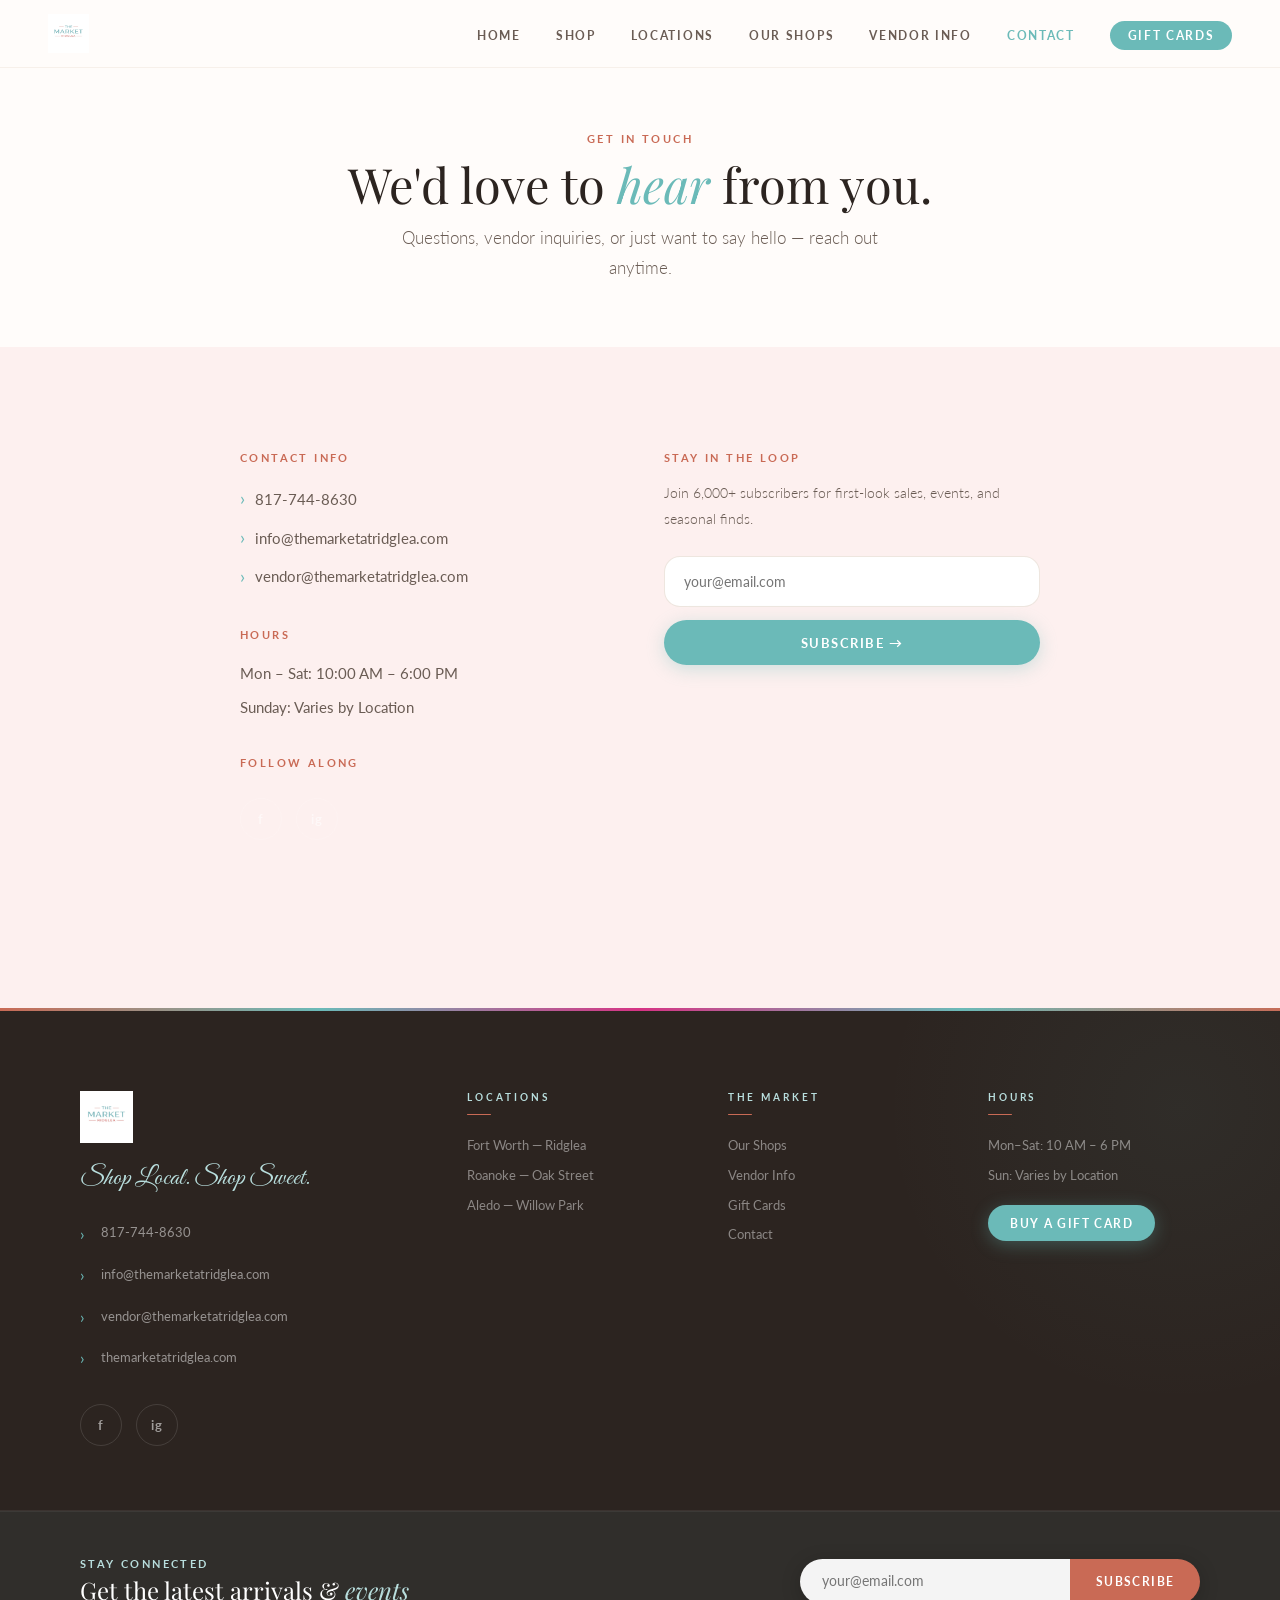
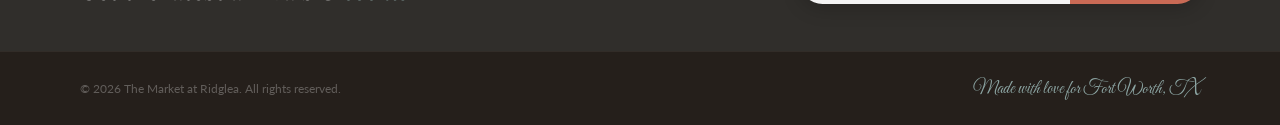
<file: contact.html>
<!DOCTYPE html>
<html lang="en">
<head>
  <meta charset="UTF-8">
  <meta name="theme-color" content="#6BBAB8">
  <meta name="viewport" content="width=device-width,initial-scale=1.0,viewport-fit=cover">
  <title>Contact — The Market at Ridglea</title>
  <link rel="preconnect" href="https://fonts.googleapis.com">
  <link rel="preconnect" href="https://fonts.gstatic.com" crossorigin>
  <link href="https://fonts.googleapis.com/css2?family=Playfair+Display:ital,wght@0,400;0,700;1,400;1,600&family=Lato:wght@300;400;700&family=Great+Vibes&display=swap" rel="stylesheet">
  <link rel="stylesheet" href="styles.css">
  
</head>
<body>
<nav id="navbar">
  <div class="nav-logo">
    <a href="index.html"><img src="[data-uri]" alt="The Market at Ridglea"></a>
  </div>
  <ul class="nav-links" id="navLinks">
    <li><a href="index.html">Home</a></li>
    <li><a href="shop.html">Shop</a></li>
    <li><a href="locations.html">Locations</a></li>
    <li><a href="shops.html">Our Shops</a></li>
    <li><a href="vendors.html">Vendor Info</a></li>
    <li><a href="contact.html" class="active">Contact</a></li>
    <li><a href="https://squareup.com/gift/MLB20ZD3B4ZFN/order" target="_blank" rel="noopener" class="nav-pill">Gift Cards</a></li>
  </ul>
  <button id="nav-toggle" aria-label="Toggle navigation menu" aria-expanded="false">
    <span></span><span></span><span></span>
  </button>
</nav>

<div class="page-hero-simple">
  <div class="u-eyebrow">Get in Touch</div>
  <h1 class="u-h2">We'd love to <em>hear</em> from you.</h1>
  <p class="u-body">Questions, vendor inquiries, or just want to say hello &mdash; reach out anytime.</p>
</div>

<section class="section" style="background:var(--blush)">
  <div class="section-inner" style="max-width:800px">
    <div style="display:grid;grid-template-columns:1fr 1fr;gap:3rem;margin-bottom:4rem">
      <div>
        <span class="contact-section-label">Contact Info</span>
        <div class="contact-info-block">
          <div><a href="tel:8177448630">817-744-8630</a></div>
          <div><a href="mailto:info@themarketatridglea.com">info@themarketatridglea.com</a></div>
          <div><a href="mailto:vendor@themarketatridglea.com">vendor@themarketatridglea.com</a></div>
        </div>
        <div style="margin-top:2rem">
          <span class="contact-section-label" style="margin-top:2rem;display:block">Hours</span>
          <div style="font-size:.95rem;line-height:2.2;color:var(--mid)">
            <div>Mon &ndash; Sat: 10:00 AM &ndash; 6:00 PM</div>
            <div>Sunday: Varies by Location</div>
          </div>
        </div>
        <div style="margin-top:2rem">
          <span class="contact-section-label" style="margin-top:2rem;display:block">Follow Along</span>
          <div class="f-social" style="margin-top:0">
            <a class="s-btn" href="https://www.facebook.com/marketatridglea" target="_blank" rel="noopener" aria-label="Facebook">f</a>
            <a class="s-btn" href="https://instagram.com/themarketatridglea" target="_blank" rel="noopener" aria-label="Instagram">ig</a>
          </div>
        </div>
      </div>
      <div>
        <span class="contact-section-label">Stay in the Loop</span>
        <p class="u-body" style="margin-bottom:1.5rem;font-size:.9rem">Join 6,000+ subscribers for first-look sales, events, and seasonal finds.</p>
        <form id="nl-form" style="display:flex;flex-direction:column;gap:.85rem">
          <input class="nl-input" type="email" placeholder="your@email.com" required
            style="padding:1rem 1.2rem;border-radius:var(--radius);border:1.5px solid rgba(200,173,148,.3);font:inherit;font-size:.9rem;color:var(--ink);outline:none;background:#fff;width:100%">
          <button class="btn btn-teal" type="submit" style="width:100%;justify-content:center">Subscribe &rarr;</button>
        </form>
        <div class="nl-thanks" id="nl-thanks" style="display:none;margin-top:1rem;color:var(--teal-d);font-weight:700">You're on the list! See you at the Market.</div>
      </div>
    </div>
  </div>
</section>

<footer>
  <div class="footer-grid">
    <div>
      <img class="footer-logo" src="[data-uri]" alt="The Market at Ridglea">
      <div class="footer-script">Shop Local. Shop Sweet.</div>
      <div class="footer-contact">
        <div><a href="tel:8177448630">817-744-8630</a></div>
        <div><a href="mailto:info@themarketatridglea.com">info@themarketatridglea.com</a></div>
        <div><a href="mailto:vendor@themarketatridglea.com">vendor@themarketatridglea.com</a></div>
        <div><a href="https://themarketatridglea.com">themarketatridglea.com</a></div>
      </div>
      <div class="f-social">
        <a class="s-btn" href="https://www.facebook.com/marketatridglea" target="_blank" rel="noopener" aria-label="Facebook">f</a>
        <a class="s-btn" href="https://instagram.com/themarketatridglea" target="_blank" rel="noopener" aria-label="Instagram">ig</a>
      </div>
    </div>
    <div>
      <div class="f-head">Locations</div>
      <ul class="f-links">
        <li><a href="locations.html">Fort Worth — Ridglea</a></li>
        <li><a href="locations.html">Roanoke — Oak Street</a></li>
        <li><a href="locations.html">Aledo — Willow Park</a></li>
      </ul>
    </div>
    <div>
      <div class="f-head">The Market</div>
      <ul class="f-links">
        <li><a href="shops.html">Our Shops</a></li>
        <li><a href="vendors.html">Vendor Info</a></li>
        <li><a href="https://squareup.com/gift/MLB20ZD3B4ZFN/order" target="_blank" rel="noopener">Gift Cards</a></li>
        <li><a href="contact.html">Contact</a></li>
      </ul>
    </div>
    <div>
      <div class="f-head">Hours</div>
      <ul class="f-links">
        <li>Mon–Sat: 10 AM – 6 PM</li>
        <li>Sun: Varies by Location</li>
      </ul>
      <div style="margin-top:1.4rem">
        <a href="https://squareup.com/gift/MLB20ZD3B4ZFN/order" target="_blank" rel="noopener" class="btn btn-teal" style="font-size:.72rem;padding:.7rem 1.4rem">Buy a Gift Card</a>
      </div>
    </div>
  </div>

  <!-- Newsletter strip inside footer -->
  <div class="footer-nl">
    <div class="footer-nl-text">
      <div class="label">Stay Connected</div>
      <div class="headline">Get the latest arrivals &amp; <em>events</em></div>
    </div>
    <form class="footer-nl-form" onsubmit="this.innerHTML='<div style=padding:1rem 1.5rem;color:var(--teal-d);font-weight:700;background:#fff;width:100%;text-align:center>You&rsquo;re on the list!</div>';event.preventDefault()">
      <input type="email" placeholder="your@email.com" required aria-label="Email for newsletter">
      <button type="submit">Subscribe</button>
    </form>
  </div>
  <div class="footer-bottom">
    <span>&copy; 2026 The Market at Ridglea. All rights reserved.</span>
    <span>Made with love for Fort Worth, TX</span>
  </div>
</footer>
<script src="main.js"></script>
</body>
</html>
</file>
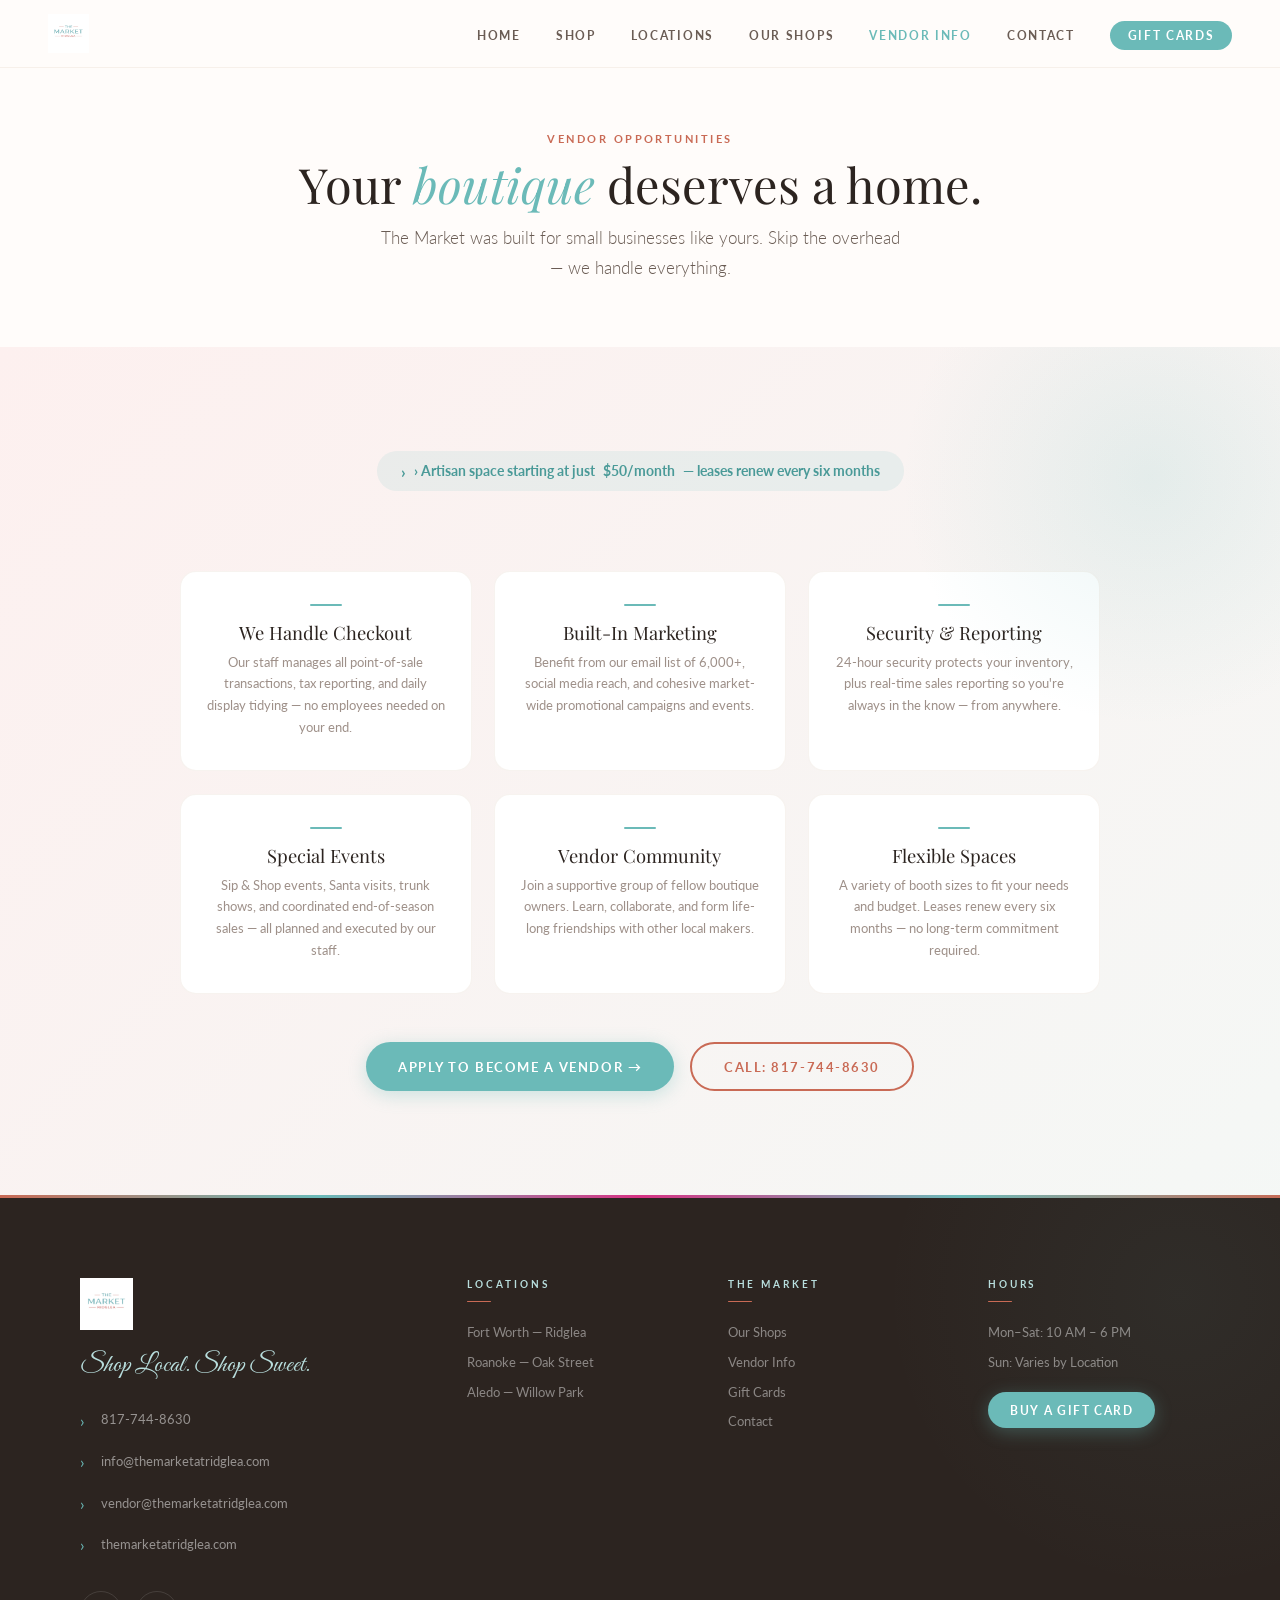
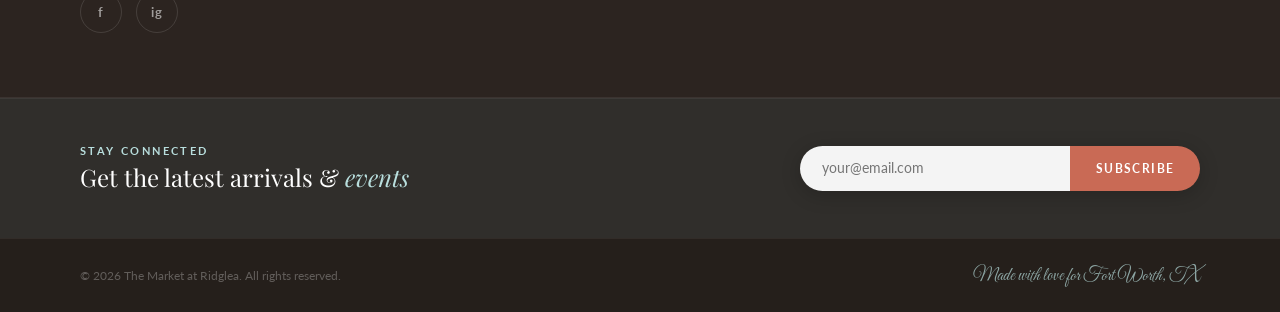
<file: vendors.html>
<!DOCTYPE html>
<html lang="en">
<head>
  <meta charset="UTF-8">
  <meta name="theme-color" content="#6BBAB8">
  <meta name="viewport" content="width=device-width,initial-scale=1.0,viewport-fit=cover">
  <title>Vendor Info — The Market at Ridglea</title>
  <link rel="preconnect" href="https://fonts.googleapis.com">
  <link rel="preconnect" href="https://fonts.gstatic.com" crossorigin>
  <link href="https://fonts.googleapis.com/css2?family=Playfair+Display:ital,wght@0,400;0,700;1,400;1,600&family=Lato:wght@300;400;700&family=Great+Vibes&display=swap" rel="stylesheet">
  <link rel="stylesheet" href="styles.css">
  
</head>
<body>
<nav id="navbar">
  <div class="nav-logo">
    <a href="index.html"><img src="[data-uri]" alt="The Market at Ridglea"></a>
  </div>
  <ul class="nav-links" id="navLinks">
    <li><a href="index.html">Home</a></li>
    <li><a href="shop.html">Shop</a></li>
    <li><a href="locations.html">Locations</a></li>
    <li><a href="shops.html">Our Shops</a></li>
    <li><a href="vendors.html" class="active">Vendor Info</a></li>
    <li><a href="contact.html">Contact</a></li>
    <li><a href="https://squareup.com/gift/MLB20ZD3B4ZFN/order" target="_blank" rel="noopener" class="nav-pill">Gift Cards</a></li>
  </ul>
  <button id="nav-toggle" aria-label="Toggle navigation menu" aria-expanded="false">
    <span></span><span></span><span></span>
  </button>
</nav>

<div class="page-hero-simple">
  <div class="u-eyebrow">Vendor Opportunities</div>
  <h1 class="u-h2">Your <em>boutique</em> deserves a home.</h1>
  <p class="u-body">The Market was built for small businesses like yours. Skip the overhead — we handle everything.</p>
</div>

<section class="section vendor-section">
  <div class="vendor-inner">
    <div class="price-chip fade-in">&rsaquo; Artisan space starting at just <strong>$50/month</strong> &mdash; leases renew every six months</div>
    <div class="vendor-perks">
      <div class="perk-card fade-in">
        <span class="perk-ico"></span>
        <div class="perk-title">We Handle Checkout</div>
        <div class="perk-desc">Our staff manages all point-of-sale transactions, tax reporting, and daily display tidying &mdash; no employees needed on your end.</div>
      </div>
      <div class="perk-card fade-in delay-1">
        <span class="perk-ico"></span>
        <div class="perk-title">Built-In Marketing</div>
        <div class="perk-desc">Benefit from our email list of 6,000+, social media reach, and cohesive market-wide promotional campaigns and events.</div>
      </div>
      <div class="perk-card fade-in delay-2">
        <span class="perk-ico"></span>
        <div class="perk-title">Security &amp; Reporting</div>
        <div class="perk-desc">24-hour security protects your inventory, plus real-time sales reporting so you're always in the know &mdash; from anywhere.</div>
      </div>
      <div class="perk-card fade-in">
        <span class="perk-ico"></span>
        <div class="perk-title">Special Events</div>
        <div class="perk-desc">Sip &amp; Shop events, Santa visits, trunk shows, and coordinated end-of-season sales &mdash; all planned and executed by our staff.</div>
      </div>
      <div class="perk-card fade-in delay-1">
        <span class="perk-ico"></span>
        <div class="perk-title">Vendor Community</div>
        <div class="perk-desc">Join a supportive group of fellow boutique owners. Learn, collaborate, and form life-long friendships with other local makers.</div>
      </div>
      <div class="perk-card fade-in delay-2">
        <span class="perk-ico"></span>
        <div class="perk-title">Flexible Spaces</div>
        <div class="perk-desc">A variety of booth sizes to fit your needs and budget. Leases renew every six months &mdash; no long-term commitment required.</div>
      </div>
    </div>
    <div style="display:flex;gap:1rem;justify-content:center;flex-wrap:wrap;margin-top:1rem">
      <a href="mailto:vendor@themarketatridglea.com" class="btn btn-teal">Apply to Become a Vendor &rarr;</a>
      <a href="tel:8177448630" class="btn btn-outline">Call: 817-744-8630</a>
    </div>
  </div>
</section>

<footer>
  <div class="footer-grid">
    <div>
      <img class="footer-logo" src="[data-uri]" alt="The Market at Ridglea">
      <div class="footer-script">Shop Local. Shop Sweet.</div>
      <div class="footer-contact">
        <div><a href="tel:8177448630">817-744-8630</a></div>
        <div><a href="mailto:info@themarketatridglea.com">info@themarketatridglea.com</a></div>
        <div><a href="mailto:vendor@themarketatridglea.com">vendor@themarketatridglea.com</a></div>
        <div><a href="https://themarketatridglea.com">themarketatridglea.com</a></div>
      </div>
      <div class="f-social">
        <a class="s-btn" href="https://www.facebook.com/marketatridglea" target="_blank" rel="noopener" aria-label="Facebook">f</a>
        <a class="s-btn" href="https://instagram.com/themarketatridglea" target="_blank" rel="noopener" aria-label="Instagram">ig</a>
      </div>
    </div>
    <div>
      <div class="f-head">Locations</div>
      <ul class="f-links">
        <li><a href="locations.html">Fort Worth — Ridglea</a></li>
        <li><a href="locations.html">Roanoke — Oak Street</a></li>
        <li><a href="locations.html">Aledo — Willow Park</a></li>
      </ul>
    </div>
    <div>
      <div class="f-head">The Market</div>
      <ul class="f-links">
        <li><a href="shops.html">Our Shops</a></li>
        <li><a href="vendors.html">Vendor Info</a></li>
        <li><a href="https://squareup.com/gift/MLB20ZD3B4ZFN/order" target="_blank" rel="noopener">Gift Cards</a></li>
        <li><a href="contact.html">Contact</a></li>
      </ul>
    </div>
    <div>
      <div class="f-head">Hours</div>
      <ul class="f-links">
        <li>Mon–Sat: 10 AM – 6 PM</li>
        <li>Sun: Varies by Location</li>
      </ul>
      <div style="margin-top:1.4rem">
        <a href="https://squareup.com/gift/MLB20ZD3B4ZFN/order" target="_blank" rel="noopener" class="btn btn-teal" style="font-size:.72rem;padding:.7rem 1.4rem">Buy a Gift Card</a>
      </div>
    </div>
  </div>

  <!-- Newsletter strip inside footer -->
  <div class="footer-nl">
    <div class="footer-nl-text">
      <div class="label">Stay Connected</div>
      <div class="headline">Get the latest arrivals &amp; <em>events</em></div>
    </div>
    <form class="footer-nl-form" onsubmit="this.innerHTML='<div style=padding:1rem 1.5rem;color:var(--teal-d);font-weight:700;background:#fff;width:100%;text-align:center>You&rsquo;re on the list!</div>';event.preventDefault()">
      <input type="email" placeholder="your@email.com" required aria-label="Email for newsletter">
      <button type="submit">Subscribe</button>
    </form>
  </div>
  <div class="footer-bottom">
    <span>&copy; 2026 The Market at Ridglea. All rights reserved.</span>
    <span>Made with love for Fort Worth, TX</span>
  </div>
</footer>
<script src="main.js"></script>
</body>
</html>
</file>
<file: styles.css>
/* ═══════════════════════════════════════════════════════════
   THE MARKET AT RIDGLEA — styles.css
   Visual Vibe Guide
   ─────────────────────────────────────────────────────────
   Teal      #6BBAB8   Primary brand color
   Coral     #C96A55   Warm accent / CTAs
   Rose      #D63384   Script / pop moments
   Blush     #FDF0EF   Light section backgrounds
   Cream     #FAF6F2   Mid section backgrounds
   Warm Wht  #FFFCFA   Base page background
   Charcoal  #2C2420   Dark sections / text

   Fonts
   ─────────────────────────────────────────────────────────
   Display : Playfair Display  (elegant serif headings)
   Script  : Great Vibes       (personality moments)
   Body    : Lato              (clean, readable sans-serif)
═══════════════════════════════════════════════════════════ */

:root {
  --teal:     #6BBAB8;
  --teal-d:   #4A9A98;
  --teal-l:   #B8DEDD;
  --teal-xl:  #EAF5F5;
  --coral:    #C96A55;
  --coral-l:  #E8A090;
  --coral-xl: #FDF2EF;
  --rose:     #D63384;
  --rose-l:   #F4A7CB;
  --blush:    #FDF0EF;
  --cream:    #FAF6F2;
  --warm:     #FFFCFA;
  --sand:     #C8AD94;
  --sand-d:   #8A7260;
  --ink:      #2C2420;
  --mid:      #6A5C54;
  --soft:     #9E9089;
  --ff-serif:  'Playfair Display', Georgia, serif;
  --ff-script: 'Great Vibes', cursive;
  --ff-sans:   'Lato', system-ui, sans-serif;
  --radius:    16px;
  --radius-sm: 8px;
  --shadow:    0 4px 24px rgba(44,36,32,.08);
  --shadow-lg: 0 12px 48px rgba(44,36,32,.14);
}

/* ── RESET & BASE ── */
*, *::before, *::after { box-sizing: border-box; margin: 0; padding: 0; }
html  { scroll-behavior: smooth; font-size: 16px; }
body  { font-family: var(--ff-sans); background: var(--warm); color: var(--ink); overflow-x: hidden; }
img   { display: block; max-width: 100%; }
a     { text-decoration: none; color: inherit; }
button { cursor: pointer; border: none; background: none; font: inherit; }

/* ── UTILITY TYPOGRAPHY ── */
.u-eyebrow {
  font-size: .7rem; font-weight: 700; letter-spacing: .22em;
  text-transform: uppercase; color: var(--coral);
}
.u-script {
  font-family: var(--ff-script); font-size: 2.8rem;
  color: var(--rose); line-height: 1;
}
.u-h1 {
  font-family: var(--ff-serif);
  font-size: clamp(2.6rem, 5.5vw, 5rem);
  font-weight: 400; line-height: 1.08; color: var(--ink);
}
.u-h1 em { font-style: italic; color: var(--teal); }
.u-h2 {
  font-family: var(--ff-serif);
  font-size: clamp(2rem, 3.8vw, 3.2rem);
  font-weight: 400; line-height: 1.12; color: var(--ink);
}
.u-h2 em { font-style: italic; color: var(--teal); }
.u-body { font-size: 1.05rem; line-height: 1.78; color: var(--mid); font-weight: 300; }
.u-center { text-align: center; }

/* ── BUTTONS ── */
.btn {
  display: inline-flex; align-items: center; gap: .5rem;
  padding: .9rem 2rem; border-radius: 50px;
  font-size: .8rem; font-weight: 700; letter-spacing: .12em;
  text-transform: uppercase; transition: all .25s;
}
.btn-teal {
  background: var(--teal); color: #fff;
  box-shadow: 0 4px 18px rgba(107,186,184,.32);
}
.btn-teal:hover {
  background: var(--teal-d); transform: translateY(-2px);
  box-shadow: 0 8px 28px rgba(107,186,184,.42);
}
.btn-outline {
  background: transparent; color: var(--coral);
  border: 2px solid var(--coral);
}
.btn-outline:hover { background: var(--coral); color: #fff; transform: translateY(-2px); }

/* ── SCROLL ANIMATIONS ── */
.fade-in {
  opacity: 0; transform: translateY(24px);
  transition: opacity .7s ease, transform .7s ease;
}
.fade-in.visible { opacity: 1; transform: none; }
.delay-1 { transition-delay: .1s; }
.delay-2 { transition-delay: .2s; }
.delay-3 { transition-delay: .3s; }
.delay-4 { transition-delay: .4s; }

/* ════════════════════════════════════════
   NAVBAR
════════════════════════════════════════ */
#navbar {
  position: fixed; top: 0; left: 0; right: 0; z-index: 200;
  display: flex; align-items: center; justify-content: space-between;
  padding: 0 3rem; height: 72px;
  background: rgba(255,252,250,.96); backdrop-filter: blur(18px);
  border-bottom: 1px solid rgba(200,173,148,.15);
  transition: height .3s, box-shadow .3s;
}
#navbar.scrolled { height: 60px; box-shadow: var(--shadow); }

.nav-logo { height: 44px; display: flex; align-items: center; }
.nav-logo img { height: 100%; width: auto; object-fit: contain; }

.nav-links { display: flex; list-style: none; gap: 2.2rem; align-items: center; }
.nav-links a {
  font-size: .75rem; font-weight: 700; letter-spacing: .14em;
  text-transform: uppercase; color: var(--mid); transition: color .2s;
}
.nav-links a:hover { color: var(--teal); }
.nav-pill {
  background: var(--teal); color: #fff !important;
  padding: .45rem 1.1rem; border-radius: 50px;
  transition: background .2s !important;
}
.nav-pill:hover { background: var(--teal-d) !important; }

#nav-toggle {
  display: none; flex-direction: column;
  gap: 5px; padding: 6px;
}
#nav-toggle span {
  display: block; width: 24px; height: 2px;
  background: var(--ink); border-radius: 2px; transition: all .3s;
}
#nav-toggle.open span:nth-child(1) { transform: rotate(45deg) translate(5px,5px); }
#nav-toggle.open span:nth-child(2) { opacity: 0; }
#nav-toggle.open span:nth-child(3) { transform: rotate(-45deg) translate(5px,-5px); }

/* ════════════════════════════════════════
   HERO
════════════════════════════════════════ */
.hero {
  display: grid; grid-template-columns: 52% 48%;
  min-height: 100vh; padding-top: 72px; overflow: hidden;
}
.hero-left {
  display: flex; flex-direction: column; justify-content: center;
  padding: 5rem 4rem 5rem 5rem; position: relative;
}
.hero-left::before {
  content: ''; position: absolute;
  top: -120px; right: -80px; width: 380px; height: 380px; border-radius: 50%;
  background: radial-gradient(circle, rgba(107,186,184,.1) 0%, transparent 72%);
  pointer-events: none;
}
.hero-left::after {
  content: ''; position: absolute;
  bottom: -60px; left: 20px; width: 220px; height: 220px; border-radius: 50%;
  background: radial-gradient(circle, rgba(201,106,85,.08) 0%, transparent 72%);
  pointer-events: none;
}
.hero-kicker { display: flex; align-items: center; gap: .75rem; margin-bottom: 1.4rem; }
.hero-kicker::before, .hero-kicker::after {
  content: ''; flex: 1; max-width: 28px; height: 1px; background: var(--coral);
}
.hero-script-wrap { margin: .6rem 0 1.2rem; }
.hero-script-wrap .u-script { font-size: clamp(2.4rem, 4vw, 4rem); }
.hero-body { max-width: 460px; margin-bottom: 2.4rem; }
.hero-ctas { display: flex; gap: 1rem; flex-wrap: wrap; margin-bottom: 3rem; }
.hero-proof {
  display: flex; gap: 2.4rem; padding-top: 2rem;
  border-top: 1px solid rgba(200,173,148,.25);
}
.proof-item .num {
  font-family: var(--ff-serif); font-size: 2.2rem;
  font-weight: 700; color: var(--teal); line-height: 1;
}
.proof-item .lbl {
  font-size: .68rem; font-weight: 700; letter-spacing: .16em;
  text-transform: uppercase; color: var(--soft); margin-top: 3px;
}
.hero-right { position: relative; overflow: hidden; }
.hero-right img.hero-bg {
  width: 100%; height: 100%; object-fit: cover; object-position: center top;
  animation: heroKen 16s ease-in-out infinite alternate;
}
@keyframes heroKen { from { transform: scale(1); } to { transform: scale(1.06); } }
.hero-right-overlay {
  position: absolute; inset: 0;
  background: linear-gradient(to right, var(--warm) 0%, transparent 14%),
              linear-gradient(to top, rgba(44,36,32,.4) 0%, transparent 50%);
  pointer-events: none;
}
.hero-badge {
  position: absolute; bottom: 2.4rem; right: 2rem;
  background: rgba(255,252,250,.94); backdrop-filter: blur(12px);
  border-radius: var(--radius); padding: 1rem 1.3rem;
  box-shadow: var(--shadow-lg);
  display: flex; align-items: center; gap: .85rem;
  animation: floatY 5s ease-in-out infinite;
}
@keyframes floatY { 0%,100% { transform: translateY(0); } 50% { transform: translateY(-7px); } }
.badge-icon  { font-size: 1.5rem; }
.badge-title { font-size: .8rem; font-weight: 700; color: var(--ink); }
.badge-sub   { font-size: .7rem; color: var(--soft); }
.open-dot    { width: 7px; height: 7px; border-radius: 50%; background: #3CB96A; flex-shrink: 0; }

/* ════════════════════════════════════════
   TICKER
════════════════════════════════════════ */
.ticker {
  background: var(--teal); color: #fff;
  overflow: hidden; padding: .85rem 0;
  white-space: nowrap; user-select: none;
}
.ticker-track { display: inline-flex; animation: ticker 32s linear infinite; }
.ticker-item {
  font-size: .7rem; font-weight: 700; letter-spacing: .2em;
  text-transform: uppercase; padding: 0 2.4rem;
  display: inline-flex; align-items: center; gap: 2rem;
}
.ticker-item::after { content: '✦'; opacity: .5; font-size: .6rem; }
@keyframes ticker { 0% { transform: translateX(0); } 100% { transform: translateX(-50%); } }

/* ════════════════════════════════════════
   SECTIONS — SHARED
════════════════════════════════════════ */
.section { padding: 6.5rem 5rem; }
.section-inner { max-width: 1200px; margin: 0 auto; }
.section-header { margin-bottom: 3.6rem; }
.section-header.center { text-align: center; }
.section-header.center .u-body { max-width: 560px; margin: 1rem auto 0; }
.section-header .u-h2 { margin: .5rem 0 .8rem; }

/* ════════════════════════════════════════
   CATEGORIES
════════════════════════════════════════ */
.cats-section { background: var(--blush); }
.cats-grid {
  display: grid; grid-template-columns: repeat(4,1fr);
  gap: 1.4rem; margin-top: 3rem;
}
.cat-card {
  background: #fff; border-radius: var(--radius);
  padding: 2.4rem 1.6rem; text-align: center;
  border: 1.5px solid rgba(200,173,148,.15);
  transition: transform .3s, box-shadow .3s;
  position: relative; overflow: hidden;
}
.cat-card::before {
  content: ''; position: absolute; inset: 0;
  background: linear-gradient(135deg, rgba(107,186,184,.05), rgba(214,51,132,.04));
  opacity: 0; transition: opacity .3s;
}
.cat-card:hover { transform: translateY(-6px); box-shadow: var(--shadow-lg); }
.cat-card:hover::before { opacity: 1; }
.cat-icon  { font-size: 2.6rem; margin-bottom: 1rem; display: block; }
.cat-name  { font-family: var(--ff-serif); font-size: 1.25rem; font-weight: 400; color: var(--ink); margin-bottom: .4rem; }
.cat-desc  { font-size: .82rem; color: var(--soft); line-height: 1.6; }

/* ════════════════════════════════════════
   GALLERY STRIP
════════════════════════════════════════ */
.gallery-strip {
  display: grid;
  grid-template-columns: 1.3fr 1fr .85fr 1.15fr;
  height: 520px; gap: 3px;
}
.gp { position: relative; overflow: hidden; cursor: pointer; }
.gp img {
  width: 100%; height: 100%; object-fit: cover;
  transition: transform .55s cubic-bezier(.25,.46,.45,.94);
}
.gp:hover img { transform: scale(1.08); }
.gp-over {
  position: absolute; inset: 0;
  background: linear-gradient(to top, rgba(44,36,32,.6) 0%, transparent 55%);
  opacity: 0; transition: opacity .3s;
  display: flex; align-items: flex-end; padding: 1.4rem;
}
.gp:hover .gp-over { opacity: 1; }
.gp-tag {
  font-size: .68rem; font-weight: 700; letter-spacing: .16em;
  text-transform: uppercase; background: #fff;
  color: var(--ink); padding: .35rem .9rem; border-radius: 30px;
}

/* ════════════════════════════════════════
   LOCATIONS
════════════════════════════════════════ */
.locations-section { background: var(--cream); }
.loc-grid { display: grid; grid-template-columns: repeat(3,1fr); gap: 1.6rem; }
.loc-card {
  background: #fff; border-radius: 24px; overflow: hidden;
  border: 1.5px solid rgba(200,173,148,.18);
  transition: transform .3s, box-shadow .3s;
}
.loc-card:hover {
  transform: translateY(-8px);
  box-shadow: 0 24px 56px rgba(107,186,184,.16);
}
.loc-card-head {
  padding: 2.4rem 2rem 1.8rem; text-align: center;
  border-bottom: 1px solid rgba(200,173,148,.13); position: relative;
}
.loc-bignum {
  font-family: var(--ff-serif); font-size: 4.5rem; font-weight: 700;
  color: rgba(107,186,184,.1); position: absolute;
  top: 1rem; right: 1.2rem; line-height: 1;
}
.loc-pill {
  display: inline-block; font-size: .65rem; font-weight: 700;
  letter-spacing: .18em; text-transform: uppercase;
  color: var(--coral); background: var(--coral-xl);
  padding: .3rem .9rem; border-radius: 30px; margin-bottom: .9rem;
}
.loc-city        { font-family: var(--ff-serif); font-size: 1.75rem; font-weight: 400; color: var(--ink); margin-bottom: .25rem; }
.loc-name-script { font-family: var(--ff-script); font-size: 1.4rem; color: var(--teal); }
.loc-card-body   { padding: 1.8rem 2rem 2.2rem; }
.loc-row { display: flex; gap: .8rem; margin-bottom: 1rem; align-items: flex-start; }
.loc-ico  { font-size: .95rem; flex-shrink: 0; margin-top: 1px; }
.loc-text { font-size: .85rem; color: var(--mid); line-height: 1.55; }
.loc-text strong { color: var(--ink); font-weight: 700; }
.loc-open {
  display: inline-flex; align-items: center; gap: .4rem;
  font-size: .72rem; font-weight: 700; color: #2A9D5C;
  background: rgba(42,157,92,.09); padding: .38rem .9rem;
  border-radius: 30px; margin-top: .5rem;
}
.loc-open::before { content: '●'; font-size: .55rem; }

/* ════════════════════════════════════════
   FEATURE SPLIT
════════════════════════════════════════ */
.feature { display: grid; grid-template-columns: 1fr 1fr; min-height: 620px; }
.feature-img { position: relative; overflow: hidden; }
.feature-img img { width: 100%; height: 100%; object-fit: cover; }
.feature-img-grad {
  position: absolute; inset: 0;
  background: linear-gradient(to right, transparent 55%, rgba(44,36,32,.45));
  pointer-events: none;
}
.feature-body {
  background: var(--ink);
  display: flex; flex-direction: column; justify-content: center;
  padding: 5rem 4.5rem; color: #fff;
}
.feature-eyebrow {
  font-size: .68rem; font-weight: 700; letter-spacing: .22em;
  text-transform: uppercase; color: var(--teal-l); margin-bottom: 1.4rem;
  display: flex; align-items: center; gap: .75rem;
}
.feature-eyebrow::after { content: ''; width: 36px; height: 1px; background: var(--teal-l); }
.feature-h {
  font-family: var(--ff-serif);
  font-size: clamp(1.9rem, 3vw, 3rem);
  font-weight: 400; line-height: 1.12; color: #fff; margin-bottom: .6rem;
}
.feature-h em { font-style: italic; color: var(--teal-l); }
.feature-script { font-family: var(--ff-script); font-size: 2.2rem; color: var(--rose-l); margin-bottom: 1.4rem; }
.feature-para { font-size: .95rem; line-height: 1.82; color: rgba(255,255,255,.72); max-width: 420px; margin-bottom: 2rem; }
.tags { display: flex; flex-wrap: wrap; gap: .6rem; }
.tag {
  font-size: .72rem; font-weight: 600; padding: .45rem 1rem;
  border: 1px solid rgba(255,255,255,.2); border-radius: 30px;
  color: rgba(255,255,255,.8);
}

/* ════════════════════════════════════════
   SHOPS DIRECTORY
════════════════════════════════════════ */
.shops-section { background: var(--warm); }
.shops-cloud {
  display: flex; flex-wrap: wrap; justify-content: center;
  gap: .85rem; max-width: 880px; margin: 2.4rem auto 2.8rem;
}
.shop-chip {
  font-size: .82rem; font-weight: 600; color: var(--mid);
  background: #fff; padding: .6rem 1.3rem; border-radius: 50px;
  border: 1.5px solid rgba(200,173,148,.22);
  cursor: pointer; transition: all .22s;
}
.shop-chip:hover {
  border-color: var(--teal); color: var(--teal);
  box-shadow: 0 3px 14px rgba(107,186,184,.16);
}

/* ════════════════════════════════════════
   PHOTO MOSAIC
════════════════════════════════════════ */
.mosaic {
  display: grid;
  grid-template-columns: repeat(3,1fr);
  grid-template-rows: 380px 290px;
  gap: 4px;
}
.mo { position: relative; overflow: hidden; }
.mo img { width: 100%; height: 100%; object-fit: cover; transition: transform .5s; }
.mo:hover img { transform: scale(1.05); }
.mo.tall { grid-row: span 2; }
.mo.wide { grid-column: span 2; }
.mo-label {
  position: absolute; bottom: 1rem; left: 1rem;
  background: rgba(255,252,250,.9); backdrop-filter: blur(8px);
  padding: .35rem 1rem; border-radius: 20px;
  font-size: .68rem; font-weight: 700;
  letter-spacing: .14em; text-transform: uppercase; color: var(--ink);
}

/* ════════════════════════════════════════
   VENDOR CTA
════════════════════════════════════════ */
.vendor-section {
  background: linear-gradient(135deg, var(--blush) 0%, rgba(107,186,184,.07) 100%);
  position: relative; overflow: hidden;
}
.vendor-section::before {
  content: ''; position: absolute;
  top: -120px; right: -120px; width: 500px; height: 500px; border-radius: 50%;
  background: radial-gradient(circle, rgba(107,186,184,.14) 0%, transparent 70%);
  pointer-events: none;
}
.vendor-inner { max-width: 920px; margin: 0 auto; text-align: center; }
.vendor-perks { display: grid; grid-template-columns: repeat(3,1fr); gap: 1.4rem; margin: 3rem 0; }
.perk-card {
  background: #fff; border-radius: var(--radius);
  padding: 2rem 1.5rem; text-align: center;
  border: 1px solid rgba(200,173,148,.15);
}
.perk-ico   { font-size: 2rem; margin-bottom: .9rem; display: block; }
.perk-title { font-family: var(--ff-serif); font-size: 1.15rem; color: var(--ink); margin-bottom: .4rem; }
.perk-desc  { font-size: .82rem; color: var(--soft); line-height: 1.65; }
.price-chip {
  display: inline-flex; align-items: center; gap: .5rem;
  font-size: .85rem; font-weight: 700; color: var(--teal-d);
  background: rgba(107,186,184,.12); padding: .65rem 1.5rem;
  border-radius: 30px; margin-bottom: 2rem;
}

/* ════════════════════════════════════════
   NEWSLETTER
════════════════════════════════════════ */
.nl-section {
  background: var(--teal); padding: 5.5rem 5rem;
  text-align: center; position: relative; overflow: hidden;
}
.nl-section::before {
  content: ''; position: absolute; top: -80px; left: 50%;
  transform: translateX(-50%); width: 700px; height: 700px;
  border-radius: 50%; background: rgba(255,255,255,.04); pointer-events: none;
}
.nl-eyebrow { font-size: .68rem; font-weight: 700; letter-spacing: .22em; text-transform: uppercase; color: rgba(255,255,255,.6); margin-bottom: .6rem; }
.nl-title   { font-family: var(--ff-serif); font-size: clamp(1.8rem,3.2vw,2.8rem); color: #fff; margin-bottom: .4rem; font-weight: 400; }
.nl-script  { font-family: var(--ff-script); font-size: 2.4rem; color: rgba(255,255,255,.88); margin-bottom: 1rem; }
.nl-body    { font-size: .95rem; color: rgba(255,255,255,.72); max-width: 440px; margin: 0 auto 2.2rem; line-height: 1.7; font-weight: 300; }
.nl-form {
  display: flex; max-width: 460px; margin: 0 auto;
  border-radius: 50px; overflow: hidden;
  box-shadow: 0 8px 32px rgba(0,0,0,.14);
}
.nl-input {
  flex: 1; padding: 1rem 1.5rem; border: none; outline: none;
  font: inherit; font-size: .9rem; color: var(--ink); background: #fff;
}
.nl-btn {
  padding: 1rem 1.8rem; background: var(--coral); color: #fff;
  font: inherit; font-size: .75rem; font-weight: 700;
  letter-spacing: .12em; text-transform: uppercase;
  cursor: pointer; transition: background .2s; border: none;
}
.nl-btn:hover { background: var(--ink); }
.nl-thanks { display: none; margin-top: 1.2rem; color: rgba(255,255,255,.92); font-weight: 700; font-size: .95rem; }

/* ════════════════════════════════════════
   FOOTER
════════════════════════════════════════ */
footer {
  background: var(--ink);
  color: rgba(255,255,255,.65);
  padding: 4.5rem 5rem 2.2rem;
}
.footer-grid {
  display: grid; grid-template-columns: 1.6fr 1fr 1fr 1fr;
  gap: 3rem; padding-bottom: 3rem;
  border-bottom: 1px solid rgba(255,255,255,.07);
}
.footer-logo   { height: 40px; margin-bottom: .9rem; filter: brightness(0) invert(1); }
.footer-script { font-family: var(--ff-script); font-size: 1.35rem; color: var(--teal-l); margin-bottom: 1rem; }
.footer-contact { font-size: .82rem; line-height: 2.1; }
.footer-contact a { color: rgba(255,255,255,.6); transition: color .2s; }
.footer-contact a:hover { color: var(--teal-l); }
.f-head { font-size: .68rem; font-weight: 700; letter-spacing: .2em; text-transform: uppercase; color: #fff; margin-bottom: 1.2rem; }
.f-links { list-style: none; display: flex; flex-direction: column; gap: .65rem; }
.f-links a { font-size: .83rem; color: rgba(255,255,255,.55); transition: color .2s; }
.f-links a:hover { color: var(--teal-l); }
.f-social { display: flex; gap: .75rem; margin-top: 1.4rem; }
.s-btn {
  width: 36px; height: 36px; border-radius: 50%;
  border: 1px solid rgba(255,255,255,.15);
  display: flex; align-items: center; justify-content: center;
  color: rgba(255,255,255,.55); font-size: .75rem; font-weight: 700;
  transition: all .22s;
}
.s-btn:hover { border-color: var(--teal); color: var(--teal); }
.footer-bottom {
  padding-top: 1.8rem; display: flex; justify-content: space-between;
  align-items: center; font-size: .75rem; color: rgba(255,255,255,.3);
}

/* ════════════════════════════════════════
   RESPONSIVE
════════════════════════════════════════ */
@media (max-width: 1024px) {
  .cats-grid { grid-template-columns: repeat(2,1fr); }
  .loc-grid  { grid-template-columns: 1fr; }
  .footer-grid { grid-template-columns: 1fr 1fr; gap: 2rem; }
}
@media (max-width: 768px) {
  #navbar { padding: 0 1.5rem; }
  .nav-links {
    display: none; position: fixed; top: 60px; left: 0; right: 0;
    background: rgba(255,252,250,.97); backdrop-filter: blur(18px);
    flex-direction: column; padding: 1.5rem; gap: 0;
    box-shadow: var(--shadow-lg);
  }
  .nav-links.open { display: flex; }
  .nav-links li { border-bottom: 1px solid rgba(200,173,148,.12); }
  .nav-links a { display: block; padding: 1rem 0; }
  #nav-toggle { display: flex; }
  .hero { grid-template-columns: 1fr; min-height: auto; }
  .hero-left { padding: 3rem 1.5rem; }
  .hero-right { height: 55vw; }
  .gallery-strip { grid-template-columns: 1fr 1fr; height: auto; }
  .gp { height: 200px; }
  .feature { grid-template-columns: 1fr; }
  .feature-img { height: 55vw; }
  .feature-body { padding: 3rem 1.5rem; }
  .mosaic { grid-template-columns: 1fr 1fr; grid-template-rows: auto; }
  .mo.tall, .mo.wide { grid-row: span 1; grid-column: span 1; }
  .mo { height: 220px; }
  .vendor-perks { grid-template-columns: 1fr; }
  .section { padding: 4rem 1.5rem; }
  .nl-section { padding: 4rem 1.5rem; }
  footer { padding: 3rem 1.5rem 1.5rem; }
  .footer-grid { grid-template-columns: 1fr; }
  .footer-bottom { flex-direction: column; gap: .5rem; text-align: center; }
}

/* ════════════════════════════════════════
   SHOP LOGO CARDS (vendors with logos)
════════════════════════════════════════ */
.shop-logo-card {
  display: inline-flex;
  align-items: center;
  justify-content: center;
  background: #fff;
  border: 1.5px solid rgba(200,173,148,.22);
  border-radius: var(--radius);
  padding: .75rem 1.4rem;
  transition: all .25s;
  cursor: pointer;
}
.shop-logo-card:hover {
  border-color: var(--teal);
  box-shadow: 0 4px 18px rgba(107,186,184,.18);
  transform: translateY(-2px);
}
.shop-logo-card img {
  height: 38px;
  width: auto;
  object-fit: contain;
  filter: grayscale(20%);
  transition: filter .25s;
}
.shop-logo-card:hover img {
  filter: grayscale(0%);
}

/* ════════════════════════════════════════
   SHOP PHOTO CARDS (vendors with photos, no logo)
════════════════════════════════════════ */
.shop-photo-card {
  display: inline-flex;
  flex-direction: column;
  align-items: center;
  justify-content: flex-end;
  position: relative;
  overflow: hidden;
  border-radius: var(--radius);
  border: 1.5px solid rgba(200,173,148,.22);
  width: 140px;
  height: 140px;
  cursor: pointer;
  transition: all .25s;
  text-decoration: none;
}
.shop-photo-card img {
  position: absolute;
  inset: 0;
  width: 100%;
  height: 100%;
  object-fit: cover;
  object-position: center top;
  transition: transform .35s;
}
.shop-photo-card:hover img {
  transform: scale(1.06);
}
.shop-photo-card::before {
  content: '';
  position: absolute;
  inset: 0;
  background: linear-gradient(to top, rgba(44,36,32,.65) 0%, transparent 55%);
  z-index: 1;
  transition: opacity .25s;
}
.shop-photo-label {
  position: relative;
  z-index: 2;
  font-size: .72rem;
  font-weight: 700;
  letter-spacing: .1em;
  text-transform: uppercase;
  color: #fff;
  padding: .5rem .75rem;
  text-align: center;
}
.shop-photo-card:hover {
  border-color: var(--teal);
  box-shadow: 0 4px 18px rgba(107,186,184,.22);
  transform: translateY(-2px);
}

/* ════════════════════════════════════════
   SHOPS GRID OVERHAUL — uniform card sizing
════════════════════════════════════════ */
.shops-cloud {
  display: grid !important;
  grid-template-columns: repeat(5, 1fr) !important;
  gap: 1rem !important;
  max-width: 1000px !important;
  margin: 2.4rem auto 2.8rem !important;
  justify-items: stretch !important;
}

/* All cards same height */
.shop-chip,
.shop-logo-card,
.shop-photo-card {
  width: 100% !important;
  height: 110px !important;
  border-radius: var(--radius) !important;
}

/* Plain text chips — centered */
.shop-chip {
  display: flex !important;
  align-items: center !important;
  justify-content: center !important;
  text-align: center !important;
  padding: 1rem !important;
  font-size: .78rem !important;
}

/* Logo cards — centered with contained image */
.shop-logo-card {
  display: flex !important;
  align-items: center !important;
  justify-content: center !important;
  padding: 1rem !important;
}
.shop-logo-card img {
  height: auto !important;
  max-height: 70px !important;
  width: auto !important;
  max-width: 100% !important;
  object-fit: contain !important;
}

/* Photo cards — full bleed with label */
.shop-photo-card {
  display: flex !important;
  flex-direction: column !important;
  align-items: center !important;
  justify-content: flex-end !important;
  padding: 0 !important;
}
.shop-photo-card img {
  position: absolute !important;
  inset: 0 !important;
  width: 100% !important;
  height: 100% !important;
  max-height: none !important;
  object-fit: cover !important;
}
.shop-photo-label {
  font-size: .65rem !important;
  padding: .4rem .6rem !important;
}

/* Responsive grid */
@media (max-width: 900px) {
  .shops-cloud {
    grid-template-columns: repeat(3, 1fr) !important;
  }
}
@media (max-width: 560px) {
  .shops-cloud {
    grid-template-columns: repeat(2, 1fr) !important;
  }
}

/* ════════════════════════════════════════
   MOSAIC FIX — clean 2-row, no gaps
════════════════════════════════════════ */
.mosaic {
  grid-template-columns: repeat(3, 1fr) !important;
  grid-template-rows: 440px 340px !important;
}
.mo.tall  { grid-row: span 2; grid-column: span 1; }
.mo.wide  { grid-column: span 2; }
.mo       { height: auto !important; }

/* ════════════════════════════════════════
   EMOJI REPLACEMENTS — elegant symbols
════════════════════════════════════════ */

/* Category icons — replace emoji with teal decorative line */
.cat-icon {
  font-size: 1rem !important;
  color: var(--teal) !important;
  letter-spacing: .2em;
  margin-bottom: .6rem !important;
  display: block;
}

/* Perk icons — elegant dash replaced with teal rule */
.perk-ico {
  display: block;
  width: 32px;
  height: 2px;
  background: var(--teal);
  margin: 0 auto .9rem;
  font-size: 0 !important;
  border-radius: 2px;
}

/* Location detail icons — style the arrow markers */
.loc-ico {
  color: var(--teal);
  font-size: .75rem !important;
  font-weight: 700;
  margin-top: 3px;
  flex-shrink: 0;
}

/* Badge without emoji */
.hero-badge {
  gap: .7rem;
}

/* Ticker dots — replace ✦ with · via CSS */
.ticker-item::after {
  content: '·' !important;
  font-size: 1.2rem;
  opacity: .5;
  line-height: 1;
}

/* Feature tags */

/* Footer contact rows — arrow styling */
.footer-contact div {
  display: flex;
  align-items: center;
  gap: .5rem;
}
.footer-contact div::before {
  content: '›';
  color: var(--teal-l);
  font-size: 1rem;
  flex-shrink: 0;
}

/* Nav gift card pill — no emoji */
.nav-pill {
  letter-spacing: .12em;
}

/* Price chip clean */
.price-chip::before {
  content: '›';
  color: var(--teal-d);
  font-size: 1rem;
}


/* Page hero (non-home pages) */
.page-hero-simple {
  padding: 8rem 5rem 4rem;
  text-align: center;
  background: var(--warm);
  padding-top: calc(72px + 4rem);
}
.page-hero-simple .u-eyebrow { margin-bottom: .75rem; }
.page-hero-simple .u-h2 { margin-bottom: .75rem; }
.page-hero-simple .u-body { max-width: 520px; margin: 0 auto; }

/* Map section */
.map-section { background: var(--cream); }

/* Active nav link */
.nav-links a.active { color: var(--teal); }

@media (max-width: 768px) {
  .page-hero-simple { padding: calc(72px + 2rem) 1.5rem 2rem; }
}

/* ════════════════════════════════════════
   NAVBAR LOGO FIX — force constrain size
════════════════════════════════════════ */
#navbar {
  height: 68px !important;
  overflow: visible;
}
.nav-logo {
  height: 40px !important;
  max-width: 160px !important;
  overflow: hidden !important;
  display: flex !important;
  align-items: center !important;
}
.nav-logo img {
  height: 40px !important;
  width: auto !important;
  max-width: 160px !important;
  object-fit: contain !important;
  object-position: left center !important;
  display: block !important;
}
#navbar.scrolled {
  height: 56px !important;
}
#navbar.scrolled .nav-logo,
#navbar.scrolled .nav-logo img {
  height: 34px !important;
}
.hero { padding-top: 68px !important; }
.page-hero-simple { padding-top: calc(68px + 4rem) !important; }
@media (max-width: 768px) {
  .page-hero-simple { padding-top: calc(68px + 2rem) !important; }
}

/* ════════════════════════════════════════
   MAP Z-INDEX FIX — navbar stays on top
════════════════════════════════════════ */
#navbar {
  z-index: 9999 !important;
}
#market-map {
  position: relative;
  z-index: 1;
}
.leaflet-pane,
.leaflet-top,
.leaflet-bottom {
  z-index: 1 !important;
}
.leaflet-control {
  z-index: 2 !important;
}

/* Footer logo fix — don't invert a light logo */
.footer-logo {
  filter: none !important;
  height: 36px !important;
  background: transparent;
}

/* ════════════════════════════════════════
   FOOTER REDESIGN — elevated boutique look
════════════════════════════════════════ */
footer {
  background: var(--ink) !important;
  padding: 0 !important;
  overflow: hidden;
  position: relative;
}

/* Decorative top border accent */
footer::before {
  content: '';
  display: block;
  height: 3px;
  background: linear-gradient(to right, var(--coral), var(--teal), var(--rose), var(--teal), var(--coral));
}

/* Decorative background texture */
footer::after {
  content: '';
  position: absolute;
  top: -200px; right: -200px;
  width: 600px; height: 600px;
  border-radius: 50%;
  background: radial-gradient(circle, rgba(107,186,184,.06) 0%, transparent 70%);
  pointer-events: none;
}

.footer-grid {
  padding: 5rem 5rem 4rem !important;
  position: relative;
  z-index: 1;
}

/* Footer logo — bigger, no invert */
.footer-logo {
  height: 52px !important;
  width: auto !important;
  filter: none !important;
  margin-bottom: 1.2rem !important;
  object-fit: contain !important;
  object-position: left;
}

/* Script tagline */
.footer-script {
  font-size: 1.6rem !important;
  margin-bottom: 1.4rem !important;
  color: var(--teal-l) !important;
}

/* Contact rows — cleaner */
.footer-contact {
  display: flex;
  flex-direction: column;
  gap: .5rem;
}
.footer-contact div {
  font-size: .83rem !important;
  color: rgba(255,255,255,.5) !important;
  transition: color .2s;
}
.footer-contact div::before {
  content: '›' !important;
  color: var(--teal) !important;
  margin-right: .5rem;
  font-size: 1rem;
}
.footer-contact a {
  color: rgba(255,255,255,.5) !important;
  transition: color .2s;
}
.footer-contact a:hover { color: var(--teal-l) !important; }

/* Column headers */
.f-head {
  font-size: .65rem !important;
  letter-spacing: .28em !important;
  color: var(--teal-l) !important;
  margin-bottom: 1.4rem !important;
  position: relative;
  padding-bottom: .75rem;
}
.f-head::after {
  content: '';
  position: absolute;
  bottom: 0; left: 0;
  width: 24px; height: 1.5px;
  background: var(--coral);
  border-radius: 2px;
}

/* Footer links — more breathing room */
.f-links {
  gap: .85rem !important;
}
.f-links a {
  font-size: .84rem !important;
  color: rgba(255,255,255,.45) !important;
  transition: color .2s, padding-left .2s;
  display: inline-block;
}
.f-links a:hover {
  color: #fff !important;
  padding-left: .35rem;
}
.f-links li {
  font-size: .84rem;
  color: rgba(255,255,255,.45);
}

/* Social buttons — bigger, more elegant */
.f-social { gap: .85rem !important; margin-top: 1.8rem !important; }
.s-btn {
  width: 42px !important;
  height: 42px !important;
  font-size: .8rem !important;
  font-weight: 700 !important;
  border: 1.5px solid rgba(255,255,255,.12) !important;
  transition: all .25s !important;
  letter-spacing: .05em;
}
.s-btn:hover {
  background: var(--teal) !important;
  border-color: var(--teal) !important;
  color: #fff !important;
  transform: translateY(-2px);
}

/* Newsletter row inside footer */
.footer-nl {
  background: rgba(107,186,184,.07);
  border-top: 1px solid rgba(255,255,255,.06);
  padding: 2.8rem 5rem;
  display: flex;
  align-items: center;
  justify-content: space-between;
  gap: 2rem;
  flex-wrap: wrap;
  position: relative;
  z-index: 1;
}
.footer-nl-text .label {
  font-size: .68rem;
  font-weight: 700;
  letter-spacing: .22em;
  text-transform: uppercase;
  color: var(--teal-l);
  margin-bottom: .3rem;
}
.footer-nl-text .headline {
  font-family: var(--ff-serif);
  font-size: 1.5rem;
  font-weight: 400;
  color: #fff;
}
.footer-nl-text .headline em {
  font-style: italic;
  color: var(--teal-l);
}
.footer-nl-form {
  display: flex;
  border-radius: 50px;
  overflow: hidden;
  box-shadow: 0 4px 20px rgba(0,0,0,.2);
  flex: 0 0 400px;
}
.footer-nl-form input {
  flex: 1;
  padding: .9rem 1.4rem;
  border: none;
  outline: none;
  font: inherit;
  font-size: .85rem;
  color: var(--ink);
  background: rgba(255,255,255,.95);
}
.footer-nl-form button {
  padding: .9rem 1.6rem;
  background: var(--coral);
  color: #fff;
  border: none;
  font: inherit;
  font-size: .72rem;
  font-weight: 700;
  letter-spacing: .12em;
  text-transform: uppercase;
  cursor: pointer;
  transition: background .2s;
  white-space: nowrap;
}
.footer-nl-form button:hover { background: var(--teal-d); }

/* Bottom bar */
.footer-bottom {
  border-top: 1px solid rgba(255,255,255,.06) !important;
  padding: 1.6rem 5rem !important;
  background: rgba(0,0,0,.15);
  position: relative;
  z-index: 1;
}
.footer-bottom span:first-child {
  font-size: .75rem;
  color: rgba(255,255,255,.28);
}
.footer-bottom span:last-child {
  font-family: var(--ff-script);
  font-size: 1.1rem;
  color: var(--teal-l);
  opacity: .7;
}

@media (max-width: 768px) {
  .footer-grid { padding: 3.5rem 1.5rem 3rem !important; }
  .footer-nl { padding: 2rem 1.5rem; flex-direction: column; align-items: flex-start; }
  .footer-nl-form { flex: 1; width: 100%; }
  .footer-bottom { padding: 1.4rem 1.5rem !important; flex-direction: column; gap: .5rem; text-align: center; }
}

/* ════════════════════════════════════════
   CONTACT PAGE — readable text fix
════════════════════════════════════════ */
.contact-info-block div {
  font-size: .95rem !important;
  color: var(--mid) !important;
  line-height: 2.2 !important;
  display: flex !important;
  align-items: center !important;
  gap: .6rem !important;
}
.contact-info-block div::before {
  content: '›' !important;
  color: var(--teal) !important;
  font-size: 1.1rem !important;
  flex-shrink: 0 !important;
}
.contact-info-block a {
  color: var(--mid) !important;
  transition: color .2s !important;
}
.contact-info-block a:hover {
  color: var(--teal) !important;
}
.contact-section-label {
  font-size: .68rem;
  font-weight: 700;
  letter-spacing: .22em;
  text-transform: uppercase;
  color: var(--coral);
  margin-bottom: 1rem;
  display: block;
}

/* ════════════════════════════════════════
   MOBILE OVERHAUL — full responsive pass
   Breakpoints: 768px, 480px
════════════════════════════════════════ */

/* ── GLOBAL ── */
@media (max-width: 768px) {
  html { font-size: 15px; }
  body { overflow-x: hidden; }

  /* NAVBAR */
  #navbar {
    padding: 0 1.2rem !important;
    height: 60px !important;
  }
  #navbar.scrolled { height: 52px !important; }
  .nav-logo { height: 34px !important; }
  .nav-logo img { height: 34px !important; max-width: 130px !important; }
  .nav-links {
    display: none !important;
    position: fixed !important;
    top: 60px !important; left: 0 !important; right: 0 !important;
    background: rgba(255,252,250,.98) !important;
    backdrop-filter: blur(20px) !important;
    flex-direction: column !important;
    padding: 1rem 1.5rem 2rem !important;
    gap: 0 !important;
    box-shadow: 0 12px 40px rgba(44,36,32,.12) !important;
    z-index: 9998 !important;
    border-bottom: 2px solid rgba(107,186,184,.2);
  }
  .nav-links.open { display: flex !important; }
  .nav-links li { border-bottom: 1px solid rgba(200,173,148,.12) !important; }
  .nav-links a {
    display: block !important;
    padding: .9rem 0 !important;
    font-size: .85rem !important;
    letter-spacing: .1em !important;
  }
  .nav-links li:last-child { border-bottom: none !important; }
  .nav-pill {
    display: inline-block !important;
    margin-top: .75rem !important;
    padding: .7rem 1.4rem !important;
    text-align: center !important;
    border-radius: 50px !important;
  }
  #nav-toggle { display: flex !important; }

  /* HERO */
  .hero {
    grid-template-columns: 1fr !important;
    min-height: auto !important;
    padding-top: 60px !important;
  }
  .hero-left {
    padding: 2.4rem 1.4rem 2rem !important;
    order: 2;
  }
  .hero-left::before, .hero-left::after { display: none; }
  .hero-right {
    height: 56vw !important;
    min-height: 240px !important;
    order: 1;
  }
  .hero-right-overlay {
    background: linear-gradient(to bottom, transparent 40%, var(--warm) 100%),
                linear-gradient(to top, rgba(44,36,32,.3) 0%, transparent 60%) !important;
  }
  .hero-badge {
    bottom: 1rem !important;
    right: 1rem !important;
    left: auto !important;
    padding: .7rem 1rem !important;
  }
  .u-h1 { font-size: clamp(2.2rem, 8vw, 3.4rem) !important; }
  .hero-script-wrap .u-script { font-size: clamp(1.8rem, 6vw, 2.8rem) !important; }
  .hero-body { font-size: .92rem !important; margin-bottom: 1.6rem !important; }
  .hero-ctas { gap: .75rem !important; flex-direction: column !important; }
  .hero-ctas .btn { width: 100% !important; justify-content: center !important; }
  .hero-proof { gap: 1.6rem !important; margin-top: 1.8rem !important; padding-top: 1.4rem !important; }
  .proof-item .num { font-size: 1.8rem !important; }
  .proof-item .lbl { font-size: .6rem !important; }

  /* TICKER */
  .ticker { padding: .65rem 0 !important; }
  .ticker-item { font-size: .62rem !important; padding: 0 1.4rem !important; gap: 1.4rem !important; }

  /* SECTIONS */
  .section { padding: 3.5rem 1.4rem !important; }

  /* CATEGORIES */
  .cats-grid {
    grid-template-columns: 1fr 1fr !important;
    gap: 1rem !important;
    margin-top: 2rem !important;
  }
  .cat-card { padding: 1.8rem 1.2rem !important; }
  .cat-icon { font-size: .8rem !important; margin-bottom: .5rem !important; }
  .cat-name { font-size: 1.05rem !important; }
  .cat-desc { font-size: .78rem !important; }

  /* GALLERY STRIP */
  .gallery-strip {
    grid-template-columns: 1fr 1fr !important;
    height: auto !important;
    gap: 2px !important;
  }
  .gp { height: 44vw !important; }

  /* LOCATIONS */
  .loc-grid { grid-template-columns: 1fr !important; gap: 1.2rem !important; }
  .loc-card-head { padding: 2rem 1.4rem 1.4rem !important; }
  .loc-card-body { padding: 1.4rem 1.4rem 1.8rem !important; }
  .loc-city { font-size: 1.5rem !important; }
  .loc-bignum { font-size: 3.5rem !important; }

  /* FEATURE SPLIT */
  .feature { grid-template-columns: 1fr !important; min-height: auto !important; }
  .feature-img { height: 60vw !important; min-height: 220px !important; }
  .feature-img-grad { background: linear-gradient(to bottom, transparent 50%, rgba(44,36,32,.5)) !important; }
  .feature-body { padding: 2.4rem 1.4rem !important; }
  .feature-h { font-size: clamp(1.6rem, 5.5vw, 2.4rem) !important; }
  .feature-script { font-size: 1.7rem !important; }
  .feature-para { font-size: .88rem !important; }
  .tags { gap: .5rem !important; }
  .tag { font-size: .68rem !important; padding: .38rem .85rem !important; }

  /* SHOPS CLOUD */
  .shops-cloud {
    grid-template-columns: repeat(2, 1fr) !important;
    gap: .75rem !important;
  }
  .shop-chip,
  .shop-logo-card,
  .shop-photo-card {
    height: 90px !important;
  }
  .shop-logo-card img { max-height: 52px !important; }

  /* MOSAIC */
  .mosaic {
    grid-template-columns: 1fr 1fr !important;
    grid-template-rows: auto !important;
  }
  .mo, .mo.tall, .mo.wide {
    grid-column: span 1 !important;
    grid-row: span 1 !important;
    height: 44vw !important;
  }

  /* VENDOR */
  .vendor-perks { grid-template-columns: 1fr !important; gap: 1rem !important; }
  .perk-card { padding: 1.6rem 1.2rem !important; }
  .price-chip { font-size: .8rem !important; padding: .6rem 1.2rem !important; text-align: center !important; }
  .vendor-inner > div[style*="display:flex"] {
    flex-direction: column !important;
    align-items: stretch !important;
  }
  .vendor-inner .btn { width: 100% !important; justify-content: center !important; }

  /* PAGE HERO */
  .page-hero-simple {
    padding: calc(60px + 2rem) 1.4rem 2rem !important;
  }
  .page-hero-simple .u-h2 { font-size: clamp(1.8rem, 6vw, 2.8rem) !important; }

  /* MAP */
  #market-map { height: 320px !important; border-radius: 16px !important; }

  /* CONTACT PAGE */
  .section > .section-inner > div[style*="grid-template-columns:1fr 1fr"] {
    grid-template-columns: 1fr !important;
    gap: 2rem !important;
  }

  /* NEWSLETTER SECTION */
  .nl-section { padding: 3.5rem 1.4rem !important; }
  .nl-form { max-width: 100% !important; flex-direction: column !important; border-radius: var(--radius) !important; overflow: hidden !important; }
  .nl-input { border-radius: var(--radius) var(--radius) 0 0 !important; padding: 1rem 1.2rem !important; }
  .nl-btn { border-radius: 0 0 var(--radius) var(--radius) !important; padding: 1rem !important; }

  /* FOOTER */
  .footer-grid {
    grid-template-columns: 1fr !important;
    gap: 2.4rem !important;
    padding: 3rem 1.4rem 2.4rem !important;
  }
  .footer-nl {
    padding: 2rem 1.4rem !important;
    flex-direction: column !important;
    gap: 1.4rem !important;
    align-items: flex-start !important;
  }
  .footer-nl-form { width: 100% !important; flex: none !important; flex-direction: column !important; border-radius: var(--radius) !important; }
  .footer-nl-form input { border-radius: var(--radius) var(--radius) 0 0 !important; }
  .footer-nl-form button { border-radius: 0 0 var(--radius) var(--radius) !important; padding: .85rem !important; }
  .footer-bottom {
    padding: 1.2rem 1.4rem !important;
    flex-direction: column !important;
    gap: .4rem !important;
    text-align: center !important;
  }
  .footer-logo { height: 40px !important; }
  .footer-script { font-size: 1.3rem !important; }
  .f-social { margin-top: 1rem !important; }
}

/* ── SMALL PHONES ── */
@media (max-width: 480px) {
  .u-h1 { font-size: 2rem !important; }
  .hero-right { height: 64vw !important; }
  .cats-grid { grid-template-columns: 1fr !important; }
  .gallery-strip { grid-template-columns: 1fr !important; }
  .gp { height: 60vw !important; }
  .shops-cloud { grid-template-columns: repeat(2, 1fr) !important; }
  .hero-proof { flex-wrap: wrap !important; gap: 1.2rem !important; }
}

/* ════════════════════════════════════════
   SHOP CARDS — ALL photo card style
════════════════════════════════════════ */

/* Unified card — all shops use photo-card style */
.shop-photo-card {
  position: relative !important;
  overflow: hidden !important;
  border-radius: var(--radius) !important;
  border: none !important;
  width: 100% !important;
  height: 160px !important;
  cursor: pointer !important;
  transition: transform .3s, box-shadow .3s !important;
  display: block !important;
  text-decoration: none !important;
  background: var(--ink) !important;
}

.shop-photo-card img {
  position: absolute !important;
  inset: 0 !important;
  width: 100% !important;
  height: 100% !important;
  object-fit: cover !important;
  object-position: center !important;
  transition: transform .45s ease !important;
  max-height: none !important;
  filter: brightness(.88) !important;
}

.shop-photo-card:hover {
  transform: translateY(-4px) !important;
  box-shadow: 0 16px 40px rgba(44,36,32,.22) !important;
}

.shop-photo-card:hover img {
  transform: scale(1.07) !important;
  filter: brightness(.75) !important;
}

/* Gradient overlay */
.shop-photo-card::before {
  content: '' !important;
  position: absolute !important;
  inset: 0 !important;
  background: linear-gradient(
    to top,
    rgba(44,36,32,.82) 0%,
    rgba(44,36,32,.25) 55%,
    transparent 100%
  ) !important;
  z-index: 1 !important;
  transition: opacity .35s !important;
}
.shop-photo-card:hover::before {
  background: linear-gradient(
    to top,
    rgba(44,36,32,.92) 0%,
    rgba(44,36,32,.4) 60%,
    transparent 100%
  ) !important;
}

/* Name label */
.shop-photo-label {
  position: absolute !important;
  bottom: 0 !important; left: 0 !important; right: 0 !important;
  z-index: 2 !important;
  padding: .75rem 1rem !important;
  font-family: var(--ff-sans) !important;
  font-size: .72rem !important;
  font-weight: 700 !important;
  letter-spacing: .14em !important;
  text-transform: uppercase !important;
  color: #fff !important;
  text-align: center !important;
  transition: padding .3s !important;
}
.shop-photo-card:hover .shop-photo-label {
  padding-bottom: 1rem !important;
}

/* Teal accent line on hover */
.shop-photo-card::after {
  content: '' !important;
  position: absolute !important;
  bottom: 0; left: 50%; transform: translateX(-50%);
  width: 0; height: 2px;
  background: var(--teal);
  z-index: 3;
  transition: width .3s ease !important;
  border-radius: 2px;
}
.shop-photo-card:hover::after {
  width: 40px !important;
}

/* Grid stays the same */
.shops-cloud {
  display: grid !important;
  grid-template-columns: repeat(5, 1fr) !important;
  gap: 1rem !important;
  max-width: 1100px !important;
  margin: 2.4rem auto 2.8rem !important;
}

/* Responsive */
@media (max-width: 1024px) {
  .shops-cloud { grid-template-columns: repeat(3, 1fr) !important; }
  .shop-photo-card { height: 140px !important; }
}
@media (max-width: 768px) {
  .shops-cloud { grid-template-columns: repeat(2, 1fr) !important; gap: .75rem !important; }
  .shop-photo-card { height: 120px !important; }
  .shop-photo-label { font-size: .65rem !important; }
}
@media (max-width: 480px) {
  .shops-cloud { grid-template-columns: repeat(2, 1fr) !important; }
  .shop-photo-card { height: 110px !important; }
}
</file>
